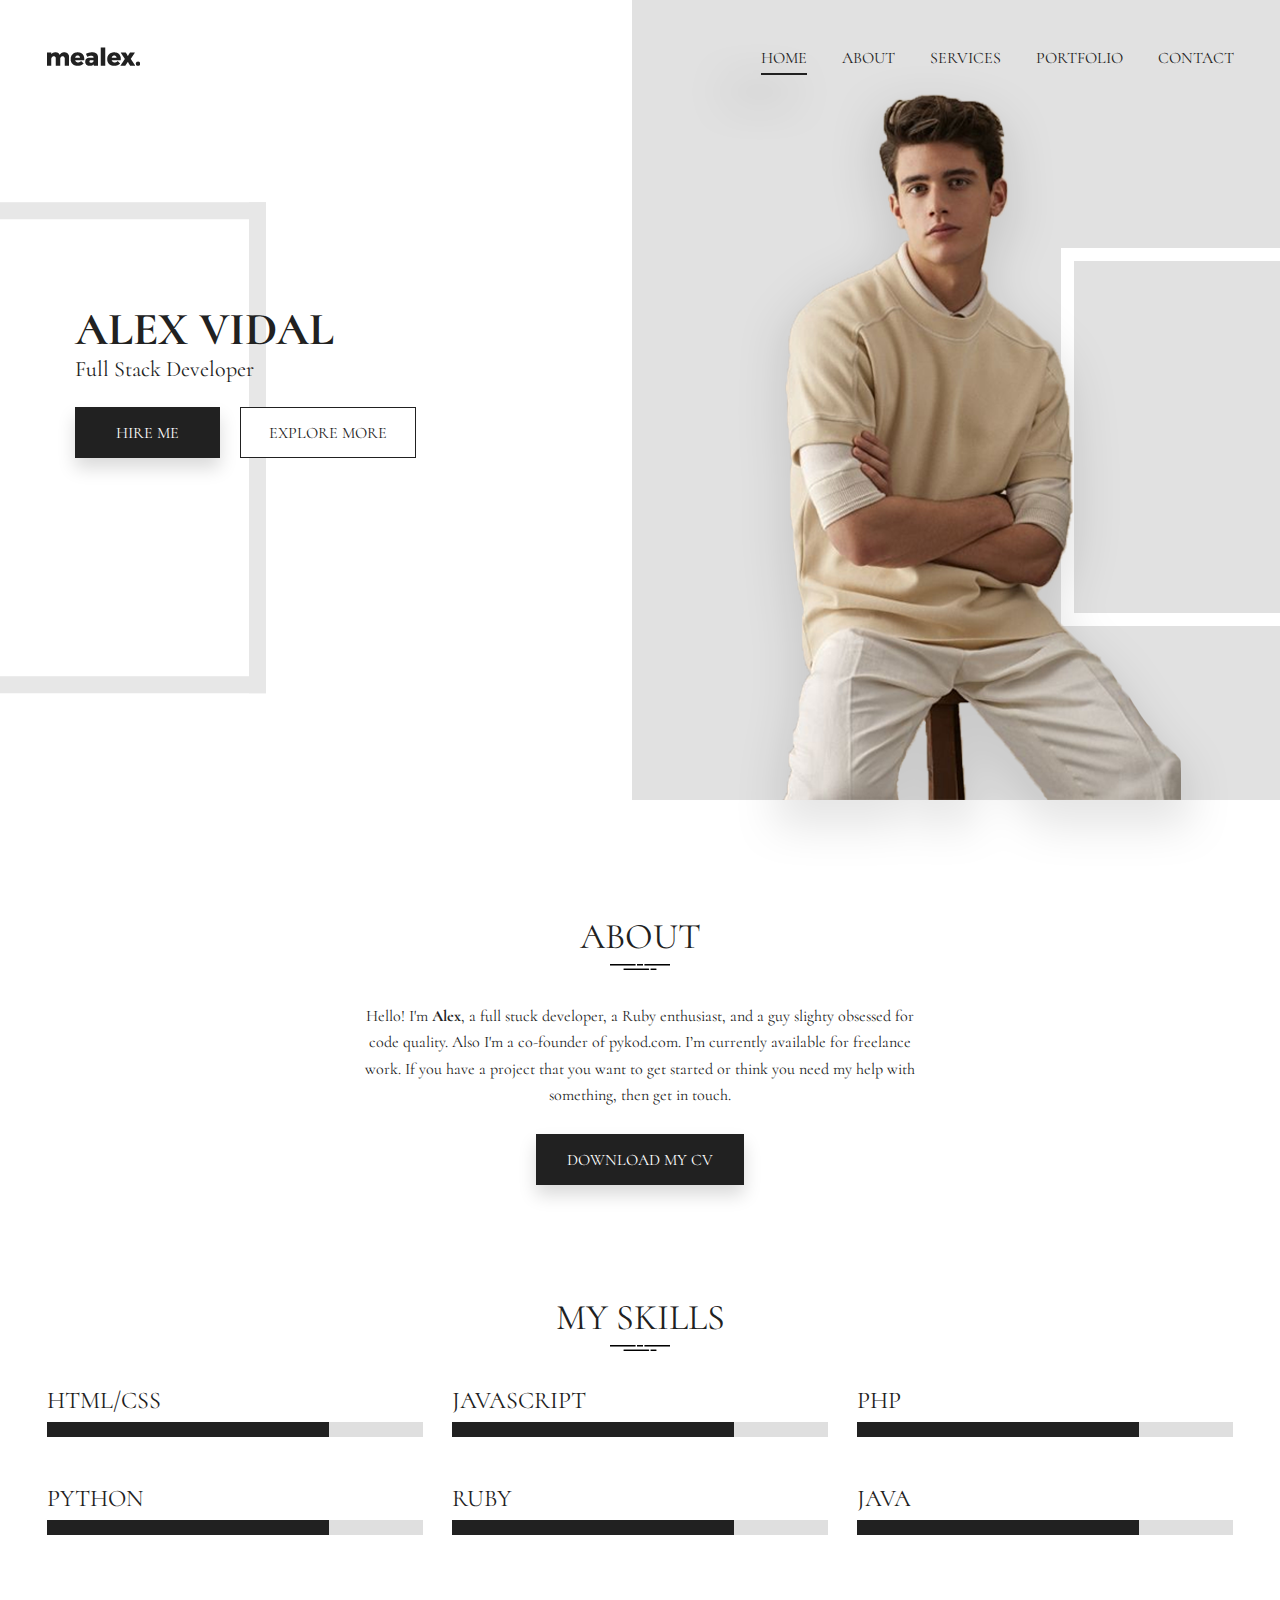
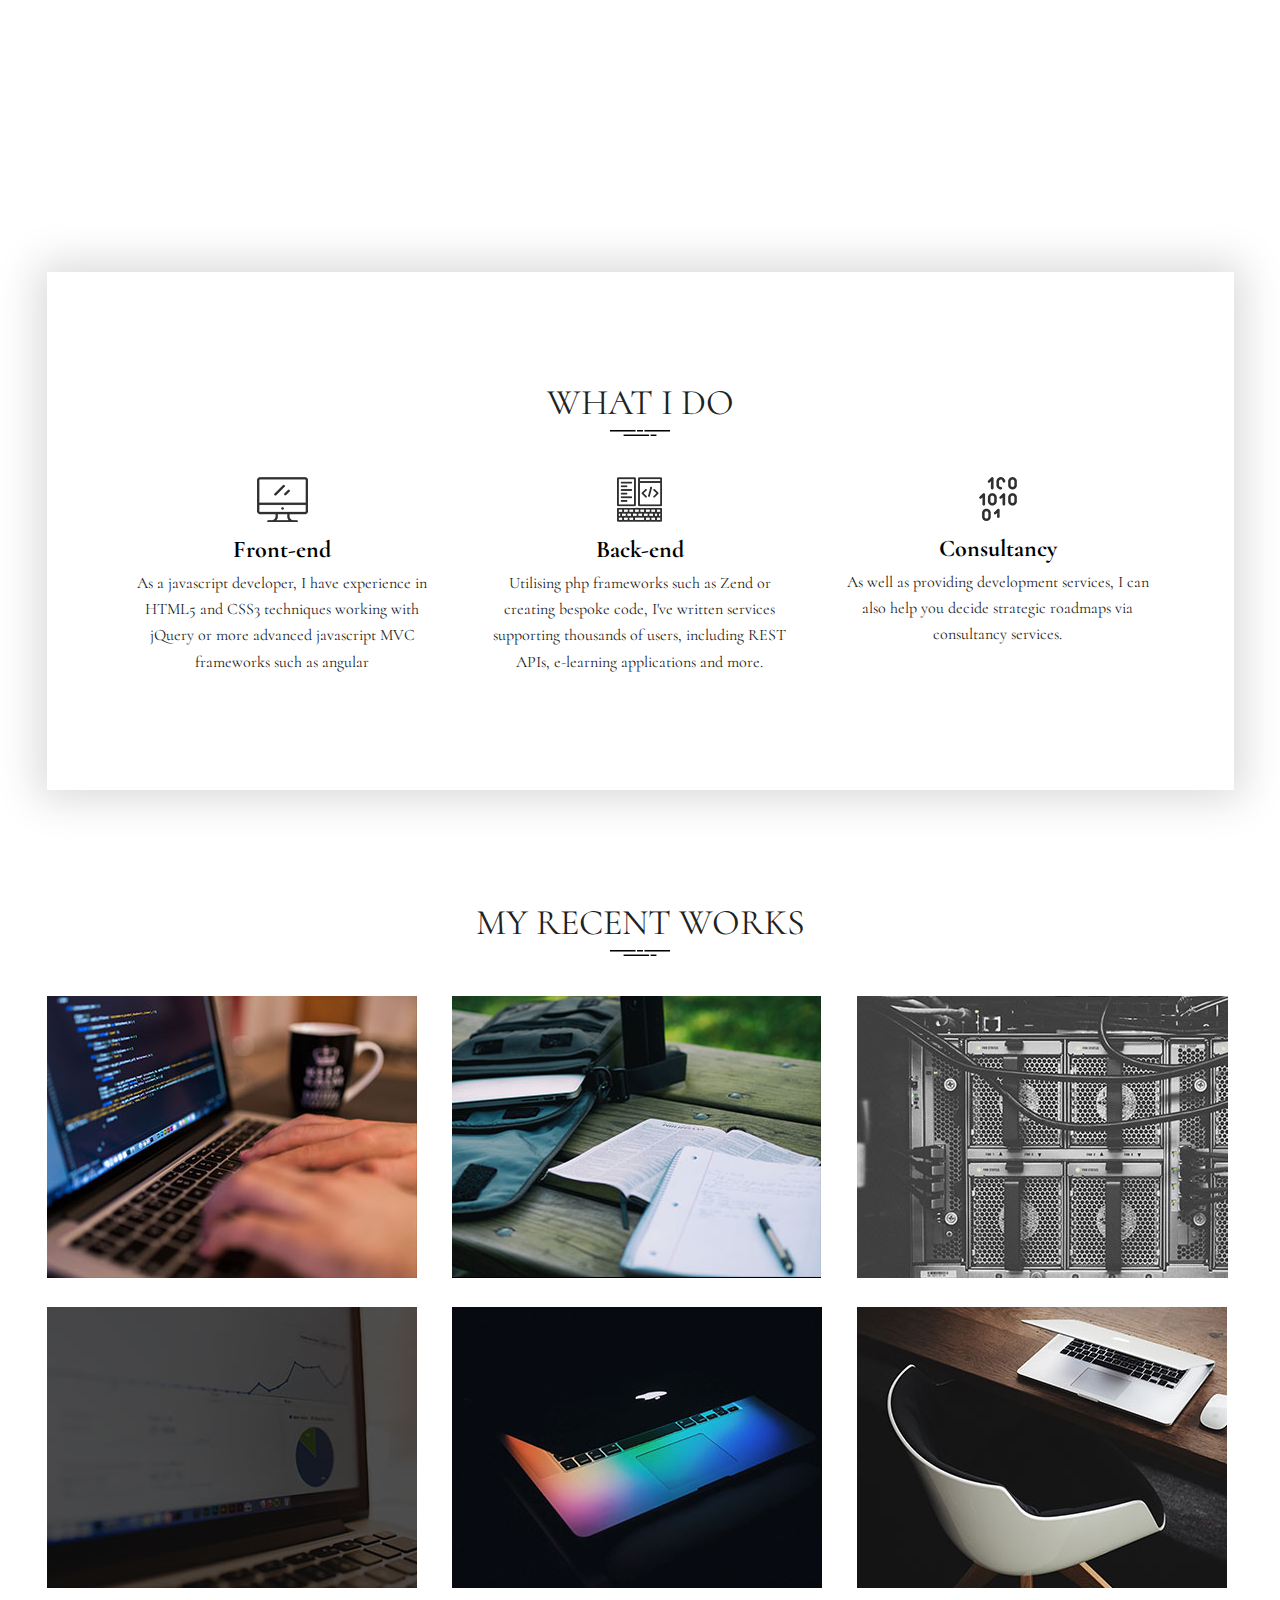
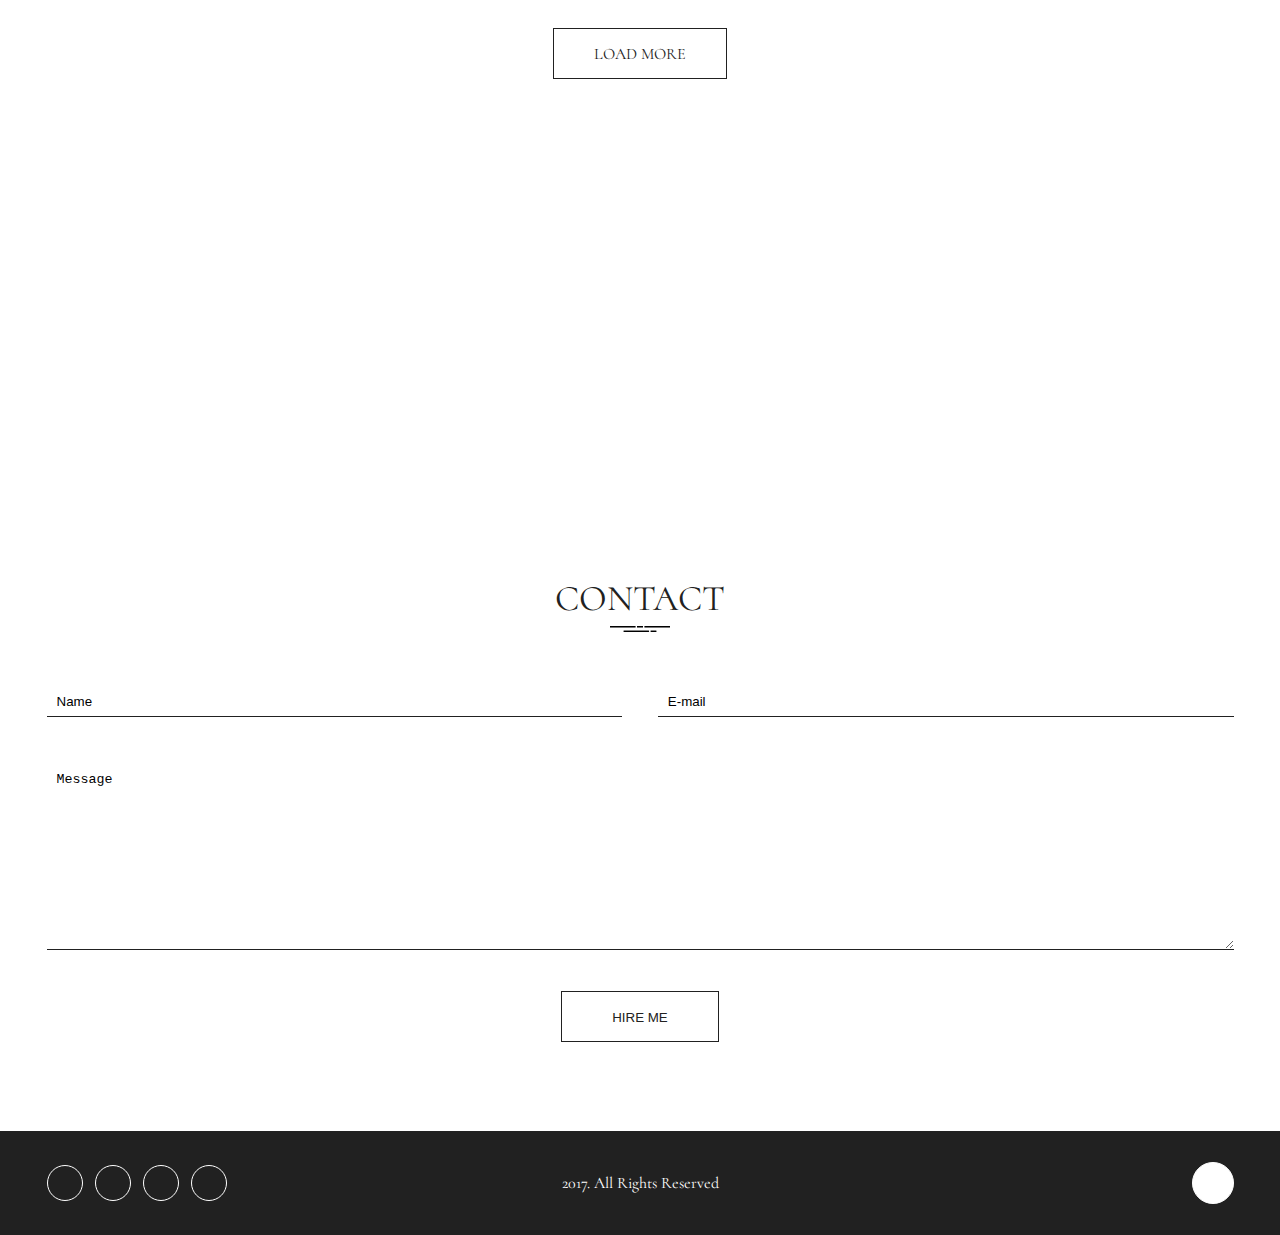
<file: lesson 4 hw/index.html>
<!DOCTYPE html>
<html lang="en">
<head>
	<meta charset="UTF-8">
	<title>js lesson 4 hw</title>
	<meta name="viewport" content="width=device-width, initial-scale=1.0, maximum-scale=1.0, user-scalable=no">
	<link href="https://fonts.googleapis.com/css?family=Cormorant:300,400,500,700&display=swap" rel="stylesheet">
	<link rel="stylesheet" href="https://use.fontawesome.com/releases/v5.5.0/css/all.css" integrity="sha384-B4dIYHKNBt8Bc12p+WXckhzcICo0wtJAoU8YZTY5qE0Id1GSseTk6S+L3BlXeVIU" crossorigin="anonymous">
	<link rel="stylesheet" href="main.css">
</head>
<body>
	<section id="home" class="home">

		<header>
			<img class="logo" src="img/logo.png" alt="logo">
			<span class="burger"></span>
			<nav>
				<a class="active" href="#home">home</a>
				<a href="#about">about</a>
				<a href="#services">services</a>
				<a href="#portfolio">portfolio</a>
				<a href="#contact">contact</a>
			</nav>
		</header>

		<h1>Alex Vidal</h1>
		<div class="top-text">Full Stack Developer</div>

		<a class="btn btn-black" href="#contact">hire me</a>
		<a class="btn btn-white" href="#about">explore more</a>

	</section>

	<section id="about" class="about">

		<h2>about</h2>
		<p>Hello! I'm <b>Alex</b>, a full stuck developer, a Ruby enthusiast, and a guy slighty obsessed for code quality. Also I'm a co-founder of pykod.com. I’m currently available for freelance work. If you have a project that you want to get started or think you need my help with something, then get in touch.</p>

		<a class="btn btn-black" href="#">download my cv</a>

	</section>

	<section class="skills">

		<h2>my skills</h2>

		<div class="skill">
			<div class="skill-name">html/css</div>
			<div class="progressbar">
				<div class="progress"></div>
			</div>
		</div>
		<div class="skill">
			<div class="skill-name">javascript</div>
			<div class="progressbar">
				<div class="progress"></div>
			</div>
		</div>
		<div class="skill">
			<div class="skill-name">php</div>
			<div class="progressbar">
				<div class="progress"></div>
			</div>
		</div>
		<div class="skill">
			<div class="skill-name">python</div>
			<div class="progressbar">
				<div class="progress"></div>
			</div>
		</div>
		<div class="skill">
			<div class="skill-name">ruby</div>
			<div class="progressbar">
				<div class="progress"></div>
			</div>
		</div>
		<div class="skill">
			<div class="skill-name">java</div>
			<div class="progressbar">
				<div class="progress"></div>
			</div>
		</div>
		
	</section>

	<section id="services" class="services">

		<div class="service-container">
			<h2>what i do</h2>
			<div class="service-item">
				<img src="img/front-end.png" alt="">
				<h3>Front-end</h3>
				<p>As a javascript developer, I have experience in HTML5 and CSS3 techniques working with jQuery or more advanced javascript MVC frameworks such as angular</p>
			</div>

			<div class="service-item">
				<img src="img/back-end.png" alt="">
				<h3>Back-end</h3>
				<p>Utilising php frameworks such as Zend or creating bespoke code, I've written services supporting thousands of users, including REST APIs, e-learning applications and more.</p>
			</div>

			<div class="service-item">
				<img src="img/Consultancy.png" alt="">
				<h3>Consultancy</h3>
				<p>As well as providing development services, I can also help you decide strategic roadmaps via consultancy services.</p>
			</div>
		</div>

	</section>

	<section id="portfolio" class="portfolio">

		<h2>my recent works</h2>

		<div class="portfolio-item">
			<img src="img/work-1.jpg" alt="">
			<div class="overlay">
				<h4>Project Title</h4>
				<a href="#"><i class="far fa-eye"></i></a>
				<a href="#"><i class="fas fa-link"></i></a>
				<a href="#"><i class="fas fa-share-alt"></i></a>
			</div>
		</div>
		<div class="portfolio-item">
			<img src="img/work-2.jpg" alt="">
			<div class="overlay">
				<h4>Project Title</h4>
				<a href="#"><i class="far fa-eye"></i></a>
				<a href="#"><i class="fas fa-link"></i></a>
				<a href="#"><i class="fas fa-share-alt"></i></a>
			</div>
		</div>
		<div class="portfolio-item">
			<img src="img/work-3.jpg" alt="">
			<div class="overlay">
				<h4>Project Title</h4>
				<a href="#"><i class="far fa-eye"></i></a>
				<a href="#"><i class="fas fa-link"></i></a>
				<a href="#"><i class="fas fa-share-alt"></i></a>
			</div>
		</div>
		<div class="portfolio-item">
			<img src="img/work-4.jpg" alt="">
			<div class="overlay">
				<h4>Project Title</h4>
				<a href="#"><i class="far fa-eye"></i></a>
				<a href="#"><i class="fas fa-link"></i></a>
				<a href="#"><i class="fas fa-share-alt"></i></a>
			</div>
		</div>
		<div class="portfolio-item">
			<img src="img/work-5.jpg" alt="">
			<div class="overlay">
				<h4>Project Title</h4>
				<a href="#"><i class="far fa-eye"></i></a>
				<a href="#"><i class="fas fa-link"></i></a>
				<a href="#"><i class="fas fa-share-alt"></i></a>
			</div>
		</div>
		<div class="portfolio-item">
			<img src="img/work-6.jpg" alt="">
			<div class="overlay">
				<h4>Project Title</h4>
				<a href="#"><i class="far fa-eye"></i></a>
				<a href="#"><i class="fas fa-link"></i></a>
				<a href="#"><i class="fas fa-share-alt"></i></a>
			</div>
		</div>

		<div class="btn btn-white">load more</div>

	</section>

	<div class="statistic">

		<div class="statistic-item">
			<div class="count">10</div>
			<div class="description">Years Experience</div>
		</div>
		<div class="statistic-item">
			<div class="count">120</div>
			<div class="description">Projects Delivered</div>
		</div>
		<div class="statistic-item">
			<div class="count">10</div>
			<div class="description">Seconds on this site!
	What are you waiting for?</div>
		</div>
		
	</div>

	<section id="contact">

		<h2>contact</h2>

		<input class="username" type="text" name="username" placeholder="Name"></input>
		<input class="usermail" type="text" name="usermail" placeholder="E-mail"></input>
		<textarea placeholder="Message"></textarea>
		<button class="btn btn-white" type="submit">hire me <i class="far fa-paper-plane"></i></button>

	</section>

	<footer>
		
		<div class="social">
			<a href="http://facebook.com"><i class="fab fa-facebook-f"></i></a>
			<a href="http://twitter.com"><i class="fab fa-twitter"></i></a>
			<a href="http://linkedin.com"><i class="fab fa-linkedin-in"></i></a>
			<a href="http://google.com"><i class="fab fa-google-plus-g"></i></a>
		</div>
		<div class="copyright">2017. All Rights Reserved</div>
		<div class="to-top"><i class="fas fa-long-arrow-alt-up"></i></div>
	</footer>

</body>
</html>
</file>
<file: lesson 4 hw/main.css>
* {
	margin: 0;
	padding: 0;
	box-sizing: border-box;	
}

a {
	text-decoration: none;
	color: inherit;
}

html {
	font-family: 'Cormorant', serif;
	font-weight: 400;
	font-size: 10px;
}

body {
	font-size: 1.6rem;
	color: #212121;
}

header, footer, section {
	padding-right: calc(50vw - 593.5px);
	padding-left: calc(50vw - 593.5px);
} 

header {
	position: absolute;
	top: 0;
	left: 0;
	width: 100%;
	display: flex;
	align-items: center;
	justify-content: space-between;
	padding-top: 45px;
}

nav {
	margin-top: 3px;
}

nav a {
	text-transform: uppercase;
	margin-left: 31px;
	padding-bottom: 7px;
	position: relative;
}

nav a::after {
	content: '';
	display: block;
	position: absolute;
	width: 0;
	height: 2px;
	bottom: 0;
	left: 0;
	transition: width 0.2s linear;
	background: #212121;
}

nav a:hover::after, nav a.active::after {
	width: 100%;
}

.burger {
    display: none;
    width: 40px;
    height: 35px;
    cursor: pointer;
    position: relative;
    margin-left: auto;
}

.burger:after, .burger:before {
    content: '';
    color: #000;
    background: #000;
    width: 30px;
    height: 5px;
    left: 5px;
    position: absolute;
    -webkit-border-radius: 3px;
    border-radius: 3px;
    -webkit-transform: rotate(0);
    -ms-transform: rotate(0);
    transform: rotate(0);
    -webkit-transition: -webkit-transform .3s ease-out,-webkit-box-shadow .2s ease-out;
    transition: -webkit-transform .3s ease-out,-webkit-box-shadow .2s ease-out;
    -o-transition: transform .3s ease-out,box-shadow .2s ease-out;
    transition: transform .3s ease-out,box-shadow .2s ease-out;
    transition: transform .3s ease-out,box-shadow .2s ease-out,-webkit-transform .3s ease-out,-webkit-box-shadow .2s ease-out;
}

.burger:before {
    top: 5px;
    -webkit-box-shadow: 0 10px 0 0 #000;
    box-shadow: 0 10px 0 0 #000;
    -webkit-transform-origin: top left;
    -ms-transform-origin: top left;
    transform-origin: top left;
}

.burger:after {
	bottom: 5px;
    -webkit-transform-origin: bottom left;
    -ms-transform-origin: bottom left;
	transform-origin: bottom left;
}

.burger.active:before {
	transform: rotate(45deg);
	box-shadow: 0 0 0 0 transparent;
}
.burger.active:after {
	transform: rotate(-45deg);
}

.home {
	padding-top: 306px;
	background: url(img/hero.png) 100% 0, linear-gradient(90deg, #fff 52%, #e1e1e1 52%);
	background-size: contain, 100% 800px;
	background-repeat: no-repeat;
	min-height: 866px;
	position: relative;
}

.home > *:not(header) {
	margin-left: 28px;
}

.home .btn-white {
	margin-left: 0;
	padding: 0 28px;
}

.home::before {
	content: '';
	display: block;
	width: calc(50vw - 391px);
	height: 457px;
	border: 17px solid #212121;
	border-left: none;
	opacity: 0.1;
	position: absolute;
	z-index: 1;
	left: 0;
    top: 50%;
    transform: translateY(-47%);
}

.home .btn, .home h1 {
	position: relative;
	z-index: 2;
}

h1 {
	font-size: 4.6rem;
	line-height: 1;
	text-transform: uppercase;
	margin-bottom: 4px;
}

.top-text {
	font-size: 2.2rem;
	margin-bottom: 25px;
}

.btn {
	display: block;
	text-align: center;
	text-transform: uppercase;
	height: 51px;
	line-height: 51px;
	border: 1px solid #212121;
	padding: 0 40px;
	cursor: pointer;
	transition: 0.2s all linear;
}

.btn-black {
	background-color: #212121;
	color: #fff;
	box-shadow: 0px 10px 18px 0px rgba(0, 0, 0, 0.15);
}

.btn-black:hover {
	background-color: #fff;
	color: #212121;
}

.btn-white {
	background-color: #fff;
	color: #212121;
}

.btn-white:hover {
	background-color: #212121;
	color: #fff;
}

.home .btn {
	display: inline-block;
	margin-right: 16px;
}

.about {
	padding-top: 53px;
	text-align: center;
	display: flex;
	flex-direction: column;
	justify-content: center;
	align-items: center;
}

h2 {
	width: 100%;
	font-size: 3.6rem;
	font-weight: 400;
	margin-bottom: 33px;
	padding-bottom: 15px;
	line-height: 1;
	background: url(img/title-img.png) no-repeat center bottom;
	text-transform: uppercase;
	text-align: center;
}

.about p {
	max-width: 560px;
	line-height: 1.65;
}

.about .btn {
	margin-top: 25px;
    padding: 0 30px;
}

.skills {
	padding-top: 115px;
	padding-bottom: 70px;
	display: flex;
	justify-content: space-between;
	flex-flow: row wrap;
	align-items: flex-start;
}

.skills h2 {
	margin-bottom: 38px;
}

.skill {
	width: 31.7%;
	margin-bottom: 50px;
}

.skill .skill-name {
	text-transform: uppercase;
	font-size: 2.4rem;
	line-height: 1;
	padding-bottom: 9px;
}

.progressbar {
	height: 15px;
	background-color: #dfdfdf;
}

.progress {
	background-color: #212121;
	height: 100%;
	width: 75%;
}

.services {
	padding-top: 217px;
	position: relative;
	padding-bottom: 115px;
}

.services h3 {
	color: #000;
    padding: 0;
}

.services::before {
	content: '';
	position: absolute;
	top: 0;
	left: 0;
	display: block;
	width: 100%;
	height: 402px;
	background: url(img/skills-bg.jpg) no-repeat center;
	background-size: cover;
	background-attachment: fixed;
}

.service-container {
	width: 100%;
	display: flex;
	flex-flow: row wrap;
	justify-content: space-around;
	background-color: #fff;
	position: relative;
	z-index: 3;
	box-shadow: 0 0 40px 9px rgba(0, 0, 0, 0.15);
	padding: 113px 57px 115px;
}

.service-item {
	width: 28.8%;
	text-align: center;
	padding-top: 8px;

}

.service-item {
	line-height: 1.65;
}

h3 {
	padding: 14px 0 10px;
	font-size: 2.4rem;
	color: #fff;
}

.portfolio {
	display: flex;
	flex-flow: row wrap;
	justify-content: space-between;
	align-items: flex-start;
	padding-bottom: 100px;
}

.portfolio h2 {
	margin-bottom: 40px;
}

.portfolio-item {
	width: 31.7%;
	position: relative;
	height: 282px;
	overflow: hidden;
	margin-bottom: 29px;
}

.overlay {
	position: absolute;
	width: 100%;
	height: 100%;
	background-color: rgba(0, 0, 0, 0.7);
	padding: 146px 0 0 76px;
	top: 0;
	left: 0;
	display: none;
}

.portfolio-item:hover .overlay {
	display: block;
}

.overlay a {
	width: 29px;
	height: 29px;
	border-radius: 50%;
	border: 2px solid #fff;
	text-align: center;
	font-size: 12px;
	color: #fff;
	display: inline-block;
	line-height: 25px;
	margin-right: 5px;
}

.overlay a:hover {
	color: #212121;
	background-color: #fff;
}

.overlay::before {
	content: '';
	width: 148px;
	height: 178px;
	border:  8px solid #fff;
	opacity: 0.5;
	display: block;
	position: absolute;
	left: 0;
	top: 44px;
	border-width: 8px 8px 8px 0;
	z-index: 1;
}

.overlay > * {
	z-index: 2;
	position: relative;
}

h4 {
	font-size: 3rem;
	line-height: 1;
	margin-bottom: 13px;
	color: #fff;
}

.portfolio .btn {
	margin: 10px auto 0;
}

.statistic {
	justify-content: space-between;
	position: relative;
	display: flex;
    padding-top: 39px;
    padding-bottom: 50px;
    padding-right: calc(50vw - 576.5px);
    padding-left: calc(50vw - 576.5px);
}

.statistic > * {
	z-index: 2;
}

.statistic::before {
    content: '';
    position: absolute;
    top: 0;
    left: 0;
    display: block;
    width: 100%;
    height: 288px;
    background: url(img/works-bg.jpg) no-repeat center;
    background-size: cover;
    background-attachment: fixed;
}

.statistic-item {
	display: flex;
	align-items: center;
	width: 29%;
	flex-direction: column;
	z-index: 2;
    max-width: 330px;
    text-align: center;
    padding: 0 12px;
}

.count {
	color: #fff;
	font-size: 10rem;
	font-weight: 200;
	text-align: center;
}
.description {
	color: #fff;
	font-size: 3rem;
	margin-top: -14px;
	line-height: 1.3;
}

#contact {
	display: flex;
	flex-wrap: wrap;
	justify-content: space-between;
	padding-top: 128px;
	padding-bottom: 89px;
}

#contact h2 {
	margin-bottom: 55px;
}

input {
	width: 48.5%;
    padding: 7px 10px;
	color: #000;
	border: none;
	border-bottom: 1px solid #212121;
	margin-bottom: 55px;
}

textarea {
    width: 100%;
    padding: 0 10px 147px;
    border: none;
    color: #000;
    border-bottom: 1px solid #212121;
    margin-bottom: 41px;
}
::-webkit-input-placeholder { /* Chrome/Opera/Safari */
  color: #000;
}
::-moz-placeholder { /* Firefox 19+ */
  color: #000;
}
:-ms-input-placeholder { /* IE 10+ */
  color: #000;
}
:-moz-placeholder { /* Firefox 18- */
  color: #000;
}

#contact .btn {
	margin: 0 auto;
    padding: 0 50px;
}

footer {
	background-color: #212121;
	display: flex;
	align-items: center;
	padding-top: 31px;
	padding-bottom: 31px;
	justify-content: space-between;
	position: relative;
}

.social {
	display: flex;
}

.social a {
	padding: 17px;
	display: flex;
	align-items: center;
	width: 35px;
	height: 35px;
	justify-content: center;
	border-radius: 50%;
	border: 1px solid #fff;
	transition: all 0.2s linear;
	margin-right: 12px;
}

.social a:hover {
	background-color: #fff;
}

.social a .fab {
	font-size: 1.5rem;
	color: #fff;
}

.social a:hover .fab {
	color: #0077b5;
}

.copyright {
    color: #fff;
    justify-content: center;
    position: absolute;
    top: 50%;
    left: 50%;
    transform: translate(-50%, -50%);
    text-align: center;
}

.to-top {
	width: 42px;
    height: 42px;
    display: -webkit-flex;
    display: -moz-flex;
    display: -ms-flex;
    display: -o-flex;
    display: flex;
    -ms-align-items: center;
    align-items: center;
    justify-content: center;
    padding: 15px;
	border-radius: 50%;
	border: 1px solid #fff;
	cursor: pointer;
	background-color: #fff;
}


@media (max-width: 1200px){
	header, footer, section, .statistics {
		padding-left: 40px;
		padding-right: 40px;
	}
}

@media (max-width: 1000px){
	.home::before {
		display: none;
	}
}

@media (max-width: 768px){
	.home {
	    background: url(img/hero.png);
	}
	header nav {
		text-align: right;
		position: absolute;
		top: 100%;
		right: 0;
		overflow: hidden;
	}
	header nav > * {
		-webkit-transform: translateY(-100%);
	    -ms-transform: translateY(-1000%);
	    transform: translateY(-1000%);
	    -webkit-transition: -webkit-transform .3s ease-out;
	    transition: -webkit-transform .3s ease-out;
	    -o-transition: transform .3s ease-out;
	    transition: transform .3s ease-out;
	    transition: transform .3s ease-out,-webkit-transform .3s ease-out;
	    position: relative;
	    top: 0;
	    right: 0;
	    padding: 15px 35px;
	    -webkit-transform-origin: top center;
	    -ms-transform-origin: top center;
	    transform-origin: top center;
	    background-color: rgba(38,38,38,.2);
	    display: -webkit-box;
	    display: -webkit-flex;
	    display: -ms-flexbox;
	    display: flex;
	    -webkit-box-orient: vertical;
	    -webkit-box-direction: normal;
	    -webkit-flex-direction: column;
	    -ms-flex-direction: column;
	    flex-direction: column;
	    -webkit-box-align: center;
	    -webkit-align-items: center;
	    -ms-flex-align: center;
	    align-items: center;
	}
	nav a::after {
		width: 80%;
		transform: translateX(-50%);
		left: 50%;
	}
	nav a.active {
		font-weight: bold;
	}
	nav a.active::after {
		width: 90%;
	}
	.burger {
		display: block;
	}
	.burger.active+nav > * {
	    -webkit-transform: translateY(0);
	    -ms-transform: translateY(0);
	    transform: translateY(0);
	    z-index: 5;
	}
	.skill {
		width: 45%;
	}
	.service-item {
		width: 100%;
		margin-bottom: 30px;	
	}
	.portfolio-item {
		width: 47%;
	}
	.count {
		font-size: 5rem;
	}
	.description {
		font-size: 2rem;
		margin-top: 5px;
	}
	.statistic::before {
		max-height: 220px;
	}
	footer {
		-webkit-flex-direction: column;
		-moz-flex-direction: column;
		-ms-flex-direction: column;
		-o-flex-direction: column;
		flex-direction: column;
	}
	footer > * {
		width: 100%;
		display: -webkit-flex;
		display: -moz-flex;
		display: -ms-flex;
		display: -o-flex;
		display: flex;
		justify-content: center;
	}
	.copyright {
		position: relative;
		top: auto;
		left: auto;
		transform: none;
		margin: 25px 0;
	}
	@media (max-width: 500px) {
		.skill {
			width: 100%;
		}
		.portfolio-item {
			width: 100%;
		}
		.portfolio-item img {
			width: 100%;
		}
		.statistic {
			-webkit-flex-direction: column;
			-moz-flex-direction: column;
			-ms-flex-direction: column;
			-o-flex-direction: column;
			flex-direction: column;
			-ms-align-items: center;
			align-items: center;
		}
		.statistic-item {
			width: 100%;
		}
		.statistic::before {
		    height: 100%;
		    max-height: inherit;
		    background: #212121;
		}
	}
	@media (max-width: 480px) {
		.home .btn-white {
			margin-left: 28px;
			margin-top: 15px;
		}
		#contact input {
			width: 100%;
		}
	}
}
</file>
